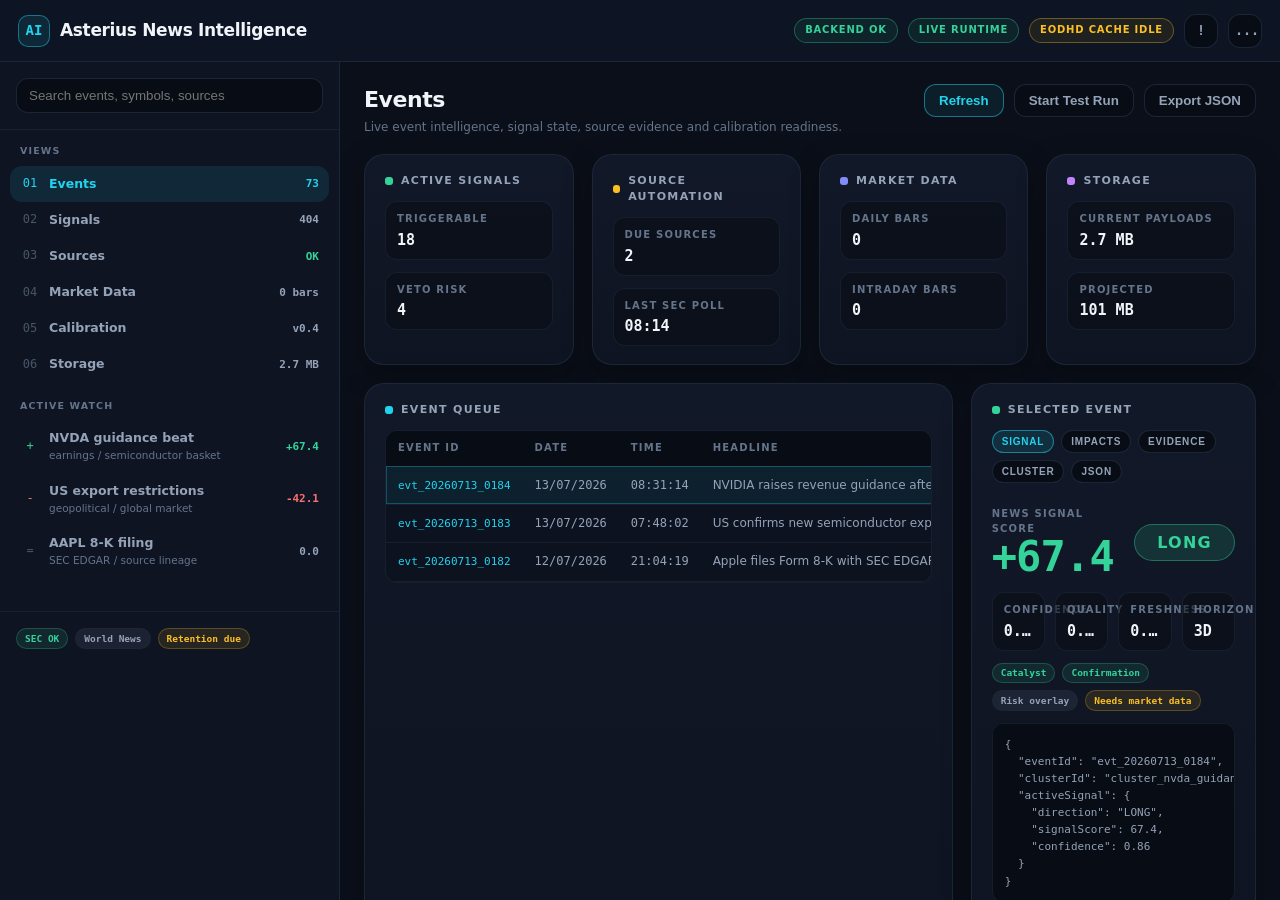
<file: docs/mockups/asterius_news_intelligence_shell.html>
<!doctype html>
<html lang="en">
<head>
  <meta charset="utf-8">
  <meta name="viewport" content="width=device-width, initial-scale=1">
  <title>Asterius News Intelligence UI Mock-up</title>
  <style>
    :root {
      --bg: #0b0f19;
      --panel-top: #111827;
      --panel-bot: #0f1422;
      --deep: #080c14;
      --border: rgba(30, 41, 59, 0.9);
      --border-soft: rgba(30, 41, 59, 0.6);
      --text: #f1f5f9;
      --muted: #94a3b8;
      --dim: #64748b;
      --faint: #475569;
      --cyan: #22d3ee;
      --emerald: #34d399;
      --red: #f87171;
      --amber: #fbbf24;
      --indigo: #818cf8;
      --purple: #c084fc;
      --radius: 20px;
      --radius-sm: 12px;
      --mono: "Cascadia Mono", Consolas, "SF Mono", Menlo, monospace;
      --sans: "Segoe UI Variable Display", "Segoe UI", system-ui, -apple-system, sans-serif;
    }

    * { box-sizing: border-box; }
    body {
      margin: 0;
      background: var(--bg);
      color: var(--text);
      font: 14px/1.45 var(--sans);
      overflow: hidden;
    }

    ::-webkit-scrollbar { width: 10px; height: 10px; }
    ::-webkit-scrollbar-track { background: var(--deep); }
    ::-webkit-scrollbar-thumb { background: #1e293b; border-radius: 6px; }
    ::-webkit-scrollbar-thumb:hover { background: #334155; }

    header {
      position: sticky;
      top: 0;
      z-index: 10;
      height: 62px;
      background: rgba(15, 21, 36, 0.92);
      backdrop-filter: blur(8px);
      border-bottom: 1px solid var(--border);
      display: flex;
      align-items: center;
      justify-content: space-between;
      padding: 0 18px;
    }

    .brand {
      display: flex;
      align-items: center;
      gap: 10px;
      min-width: 310px;
    }

    .brand-mark {
      width: 32px;
      height: 32px;
      border-radius: 10px;
      border: 1px solid rgba(34, 211, 238, 0.45);
      background: rgba(34, 211, 238, 0.1);
      color: var(--cyan);
      display: grid;
      place-items: center;
      font-weight: 900;
      font-family: var(--mono);
    }

    h1 {
      margin: 0;
      font-size: 17px;
      font-weight: 700;
      letter-spacing: -0.02em;
    }

    .header-controls {
      display: flex;
      align-items: center;
      gap: 10px;
    }

    .pill {
      font-size: 10px;
      font-weight: 700;
      text-transform: uppercase;
      letter-spacing: 0.08em;
      padding: 4px 10px;
      border-radius: 999px;
      border: 1px solid var(--border);
      color: var(--muted);
      white-space: nowrap;
    }

    .pill.live {
      color: var(--emerald);
      border-color: rgba(52, 211, 153, 0.35);
      background: rgba(52, 211, 153, 0.08);
    }

    .pill.warn {
      color: var(--amber);
      border-color: rgba(251, 191, 36, 0.35);
      background: rgba(251, 191, 36, 0.08);
    }

    .icon-btn,
    .btn {
      background: var(--deep);
      border: 1px solid var(--border);
      color: var(--muted);
      border-radius: var(--radius-sm);
      font-weight: 600;
      transition: all 0.15s;
    }

    .icon-btn {
      width: 34px;
      height: 34px;
      display: grid;
      place-items: center;
      font-family: var(--mono);
    }

    .btn {
      padding: 8px 14px;
    }

    .icon-btn:hover,
    .btn:hover,
    .btn.active {
      border-color: rgba(34, 211, 238, 0.5);
      color: var(--cyan);
      background: rgba(34, 211, 238, 0.08);
    }

    .app-shell {
      display: flex;
      align-items: stretch;
      height: calc(100vh - 62px);
    }

    #nav-pane {
      width: 340px;
      flex-shrink: 0;
      background: var(--panel-bot);
      border-right: 1px solid var(--border);
      display: flex;
      flex-direction: column;
      overflow: hidden;
    }

    .nav-header,
    .nav-footer {
      padding: 16px;
      border-bottom: 1px solid var(--border-soft);
    }

    .nav-footer {
      border-top: 1px solid var(--border-soft);
      border-bottom: 0;
    }

    .search {
      width: 100%;
      background: var(--deep);
      border: 1px solid var(--border);
      border-radius: var(--radius-sm);
      color: var(--text);
      padding: 9px 12px;
      outline: none;
    }

    .search:focus { border-color: rgba(34, 211, 238, 0.5); }

    .nav-scroll {
      overflow-y: auto;
      padding: 14px 10px 18px;
    }

    .nav-group {
      margin: 0 0 16px;
    }

    .nav-label,
    .card-title,
    th,
    .kv-label {
      font-size: 10px;
      font-weight: 800;
      letter-spacing: 0.12em;
      text-transform: uppercase;
      color: var(--dim);
    }

    .nav-label {
      padding: 0 10px 8px;
      font-size: 9.5px;
    }

    .tool-row,
    .tick-row {
      display: flex;
      align-items: center;
      justify-content: space-between;
      gap: 10px;
      border-radius: var(--radius-sm);
      cursor: pointer;
      transition: background 0.12s;
      padding: 9px 10px;
      color: var(--muted);
    }

    .tool-row:hover,
    .tick-row:hover { background: rgba(148, 163, 184, 0.07); }

    .tool-row.active {
      background: rgba(34, 211, 238, 0.1);
      color: var(--cyan);
    }

    .row-left {
      min-width: 0;
      display: flex;
      align-items: center;
      gap: 9px;
    }

    .row-icon {
      width: 20px;
      color: var(--faint);
      text-align: center;
      font-family: var(--mono);
      font-size: 12px;
    }

    .tool-row.active .row-icon { color: var(--cyan); }

    .row-main {
      min-width: 0;
      display: flex;
      flex-direction: column;
      gap: 1px;
    }

    .row-title {
      font-size: 12.5px;
      font-weight: 700;
      overflow: hidden;
      text-overflow: ellipsis;
      white-space: nowrap;
    }

    .row-sub {
      color: var(--dim);
      font-size: 10.5px;
      overflow: hidden;
      text-overflow: ellipsis;
      white-space: nowrap;
    }

    .row-metric {
      font: 700 11px var(--mono);
      font-variant-numeric: tabular-nums;
      white-space: nowrap;
    }

    .up { color: var(--emerald); }
    .down { color: var(--red); }
    .neutral { color: var(--muted); }

    main#content-pane {
      flex: 1;
      min-width: 0;
      overflow-y: auto;
      max-width: 1480px;
      margin: 0 auto;
      padding: 22px 24px 60px;
    }

    .page-title {
      display: flex;
      align-items: flex-start;
      justify-content: space-between;
      gap: 18px;
      margin-bottom: 18px;
    }

    .page-title h2 {
      margin: 0;
      font-size: 22px;
      font-weight: 800;
      letter-spacing: -0.02em;
    }

    .page-title p {
      margin: 3px 0 0;
      color: var(--dim);
      font-size: 12px;
    }

    .grid {
      display: grid;
      grid-template-columns: repeat(12, minmax(0, 1fr));
      gap: 18px;
    }

    .card {
      background: linear-gradient(180deg, var(--panel-top), var(--panel-bot));
      border: 1px solid var(--border);
      border-radius: var(--radius);
      padding: 18px 20px;
      box-shadow: 0 10px 30px rgba(0, 0, 0, 0.25);
      display: flex;
      flex-direction: column;
      gap: 12px;
      min-width: 0;
    }

    .col-3 { grid-column: span 3; }
    .col-4 { grid-column: span 4; }
    .col-5 { grid-column: span 5; }
    .col-7 { grid-column: span 7; }
    .col-8 { grid-column: span 8; }
    .col-12 { grid-column: span 12; }

    .card-title {
      display: flex;
      align-items: center;
      gap: 8px;
      font-size: 11px;
      font-weight: 700;
      color: var(--muted);
    }

    .dot {
      width: 8px;
      height: 8px;
      border-radius: 3px;
      background: var(--cyan);
    }

    .dot.emerald { background: var(--emerald); }
    .dot.amber { background: var(--amber); }
    .dot.indigo { background: var(--indigo); }
    .dot.purple { background: var(--purple); }

    .metric-row {
      display: grid;
      grid-template-columns: repeat(4, minmax(0, 1fr));
      gap: 10px;
    }

    .kv {
      background: rgba(8, 12, 20, 0.52);
      border: 1px solid var(--border-soft);
      border-radius: var(--radius-sm);
      padding: 10px 11px;
      min-width: 0;
    }

    .kv-value {
      margin-top: 4px;
      color: var(--text);
      font: 700 15px var(--mono);
      font-variant-numeric: tabular-nums;
      overflow: hidden;
      text-overflow: ellipsis;
      white-space: nowrap;
    }

    .table-wrap {
      overflow: auto;
      border-radius: var(--radius-sm);
      border: 1px solid var(--border-soft);
      background: rgba(8, 12, 20, 0.36);
      max-height: 430px;
    }

    table {
      width: 100%;
      border-collapse: collapse;
      min-width: 940px;
    }

    thead {
      position: sticky;
      top: 0;
      background: var(--deep);
      z-index: 1;
    }

    th,
    td {
      text-align: left;
      padding: 10px 12px;
      border-bottom: 1px solid var(--border-soft);
      white-space: nowrap;
    }

    td {
      color: var(--muted);
      font-size: 12px;
    }

    td.mono {
      font-family: var(--mono);
      font-variant-numeric: tabular-nums;
    }

    .event-id {
      color: var(--cyan);
      text-decoration: none;
      font-family: var(--mono);
      font-size: 11px;
    }

    tr.active-row {
      background: rgba(34, 211, 238, 0.07);
      outline: 1px solid rgba(34, 211, 238, 0.28);
      outline-offset: -1px;
    }

    .ii-tabs {
      display: flex;
      flex-wrap: wrap;
      gap: 7px;
    }

    .ii-tab {
      font-size: 10px;
      font-weight: 700;
      letter-spacing: 0.08em;
      text-transform: uppercase;
      border: 1px solid var(--border);
      background: var(--deep);
      color: var(--muted);
      border-radius: 999px;
      padding: 5px 9px;
    }

    .ii-tab.active {
      color: var(--cyan);
      border-color: rgba(34, 211, 238, 0.5);
      background: rgba(34, 211, 238, 0.12);
    }

    .signal-score {
      display: flex;
      align-items: center;
      justify-content: space-between;
      gap: 14px;
      padding: 12px 0 2px;
    }

    .big-score {
      font: 900 42px var(--mono);
      letter-spacing: -0.02em;
      color: var(--emerald);
      line-height: 1;
    }

    .action-pill {
      font-size: 16px;
      font-weight: 900;
      letter-spacing: 0.08em;
      padding: 6px 22px;
      border-radius: 999px;
      background: rgba(52, 211, 153, 0.15);
      color: var(--emerald);
      border: 1px solid rgba(52, 211, 153, 0.4);
    }

    .chip-strip {
      display: flex;
      flex-wrap: wrap;
      gap: 7px;
    }

    .chip {
      font-size: 9.5px;
      font-weight: 700;
      font-family: var(--mono);
      padding: 2.5px 8px;
      border-radius: 999px;
      background: rgba(148, 163, 184, 0.1);
      color: var(--muted);
      border: 1px solid var(--border-soft);
    }

    .chip.up {
      background: rgba(52, 211, 153, 0.1);
      color: var(--emerald);
      border-color: rgba(52, 211, 153, 0.25);
    }

    .chip.warn {
      background: rgba(251, 191, 36, 0.1);
      color: var(--amber);
      border-color: rgba(251, 191, 36, 0.25);
    }

    .json-preview {
      margin: 0;
      background: var(--deep);
      border: 1px solid var(--border-soft);
      border-radius: var(--radius-sm);
      padding: 12px;
      color: var(--muted);
      overflow: auto;
      font: 11px/1.55 var(--mono);
      max-height: 260px;
    }

    .mini-list {
      display: grid;
      gap: 9px;
    }

    .mini-item {
      display: grid;
      grid-template-columns: 110px 1fr auto;
      align-items: center;
      gap: 10px;
      padding: 9px 0;
      border-bottom: 1px solid var(--border-soft);
      color: var(--muted);
      font-size: 12px;
    }

    .mini-item:last-child { border-bottom: 0; }

    @media (max-width: 1100px) {
      body { overflow: auto; }
      .app-shell { height: auto; min-height: calc(100vh - 62px); }
      #nav-pane { width: 280px; }
      main#content-pane { padding: 18px; }
      .grid { grid-template-columns: 1fr; }
      .col-3, .col-4, .col-5, .col-7, .col-8, .col-12 { grid-column: span 1; }
      .metric-row { grid-template-columns: repeat(2, minmax(0, 1fr)); }
    }
  </style>
</head>
<body>
  <header>
    <div class="brand">
      <div class="brand-mark">AI</div>
      <div>
        <h1>Asterius News Intelligence</h1>
      </div>
    </div>
    <div class="header-controls">
      <span class="pill live">Backend OK</span>
      <span class="pill live">Live Runtime</span>
      <span class="pill warn">EODHD cache idle</span>
      <button class="icon-btn" type="button" aria-label="Alerts">!</button>
      <button class="icon-btn" type="button" aria-label="Options">...</button>
    </div>
  </header>

  <div class="app-shell">
    <aside id="nav-pane">
      <div class="nav-header">
        <input class="search" value="" placeholder="Search events, symbols, sources">
      </div>
      <div class="nav-scroll">
        <section class="nav-group">
          <div class="nav-label">Views</div>
          <div class="tool-row active">
            <div class="row-left"><span class="row-icon">01</span><span class="row-title">Events</span></div>
            <span class="row-metric">73</span>
          </div>
          <div class="tool-row">
            <div class="row-left"><span class="row-icon">02</span><span class="row-title">Signals</span></div>
            <span class="row-metric">404</span>
          </div>
          <div class="tool-row">
            <div class="row-left"><span class="row-icon">03</span><span class="row-title">Sources</span></div>
            <span class="row-metric up">OK</span>
          </div>
          <div class="tool-row">
            <div class="row-left"><span class="row-icon">04</span><span class="row-title">Market Data</span></div>
            <span class="row-metric neutral">0 bars</span>
          </div>
          <div class="tool-row">
            <div class="row-left"><span class="row-icon">05</span><span class="row-title">Calibration</span></div>
            <span class="row-metric">v0.4</span>
          </div>
          <div class="tool-row">
            <div class="row-left"><span class="row-icon">06</span><span class="row-title">Storage</span></div>
            <span class="row-metric">2.7 MB</span>
          </div>
        </section>

        <section class="nav-group">
          <div class="nav-label">Active Watch</div>
          <div class="tick-row">
            <div class="row-left">
              <span class="row-icon up">+</span>
              <span class="row-main">
                <span class="row-title">NVDA guidance beat</span>
                <span class="row-sub">earnings / semiconductor basket</span>
              </span>
            </div>
            <span class="row-metric up">+67.4</span>
          </div>
          <div class="tick-row">
            <div class="row-left">
              <span class="row-icon down">-</span>
              <span class="row-main">
                <span class="row-title">US export restrictions</span>
                <span class="row-sub">geopolitical / global market</span>
              </span>
            </div>
            <span class="row-metric down">-42.1</span>
          </div>
          <div class="tick-row">
            <div class="row-left">
              <span class="row-icon">=</span>
              <span class="row-main">
                <span class="row-title">AAPL 8-K filing</span>
                <span class="row-sub">SEC EDGAR / source lineage</span>
              </span>
            </div>
            <span class="row-metric">0.0</span>
          </div>
        </section>
      </div>
      <div class="nav-footer">
        <div class="chip-strip">
          <span class="chip up">SEC OK</span>
          <span class="chip">World News</span>
          <span class="chip warn">Retention due</span>
        </div>
      </div>
    </aside>

    <main id="content-pane">
      <div class="page-title">
        <div>
          <h2>Events</h2>
          <p>Live event intelligence, signal state, source evidence and calibration readiness.</p>
        </div>
        <div class="header-controls">
          <button class="btn active" type="button">Refresh</button>
          <button class="btn" type="button">Start Test Run</button>
          <button class="btn" type="button">Export JSON</button>
        </div>
      </div>

      <section class="grid">
        <div class="card col-3">
          <div class="card-title"><span class="dot emerald"></span>Active Signals</div>
          <div class="kv"><div class="kv-label">Triggerable</div><div class="kv-value up">18</div></div>
          <div class="kv"><div class="kv-label">Veto Risk</div><div class="kv-value down">4</div></div>
        </div>
        <div class="card col-3">
          <div class="card-title"><span class="dot amber"></span>Source Automation</div>
          <div class="kv"><div class="kv-label">Due Sources</div><div class="kv-value">2</div></div>
          <div class="kv"><div class="kv-label">Last SEC Poll</div><div class="kv-value">08:14</div></div>
        </div>
        <div class="card col-3">
          <div class="card-title"><span class="dot indigo"></span>Market Data</div>
          <div class="kv"><div class="kv-label">Daily Bars</div><div class="kv-value">0</div></div>
          <div class="kv"><div class="kv-label">Intraday Bars</div><div class="kv-value">0</div></div>
        </div>
        <div class="card col-3">
          <div class="card-title"><span class="dot purple"></span>Storage</div>
          <div class="kv"><div class="kv-label">Current Payloads</div><div class="kv-value">2.7 MB</div></div>
          <div class="kv"><div class="kv-label">Projected</div><div class="kv-value">101 MB</div></div>
        </div>

        <div class="card col-8">
          <div class="card-title"><span class="dot"></span>Event Queue</div>
          <div class="table-wrap">
            <table>
              <thead>
                <tr>
                  <th>Event ID</th>
                  <th>Date</th>
                  <th>Time</th>
                  <th>Headline</th>
                  <th>Type</th>
                  <th>Symbol</th>
                  <th>Sentiment</th>
                  <th>Impact</th>
                  <th>Confidence</th>
                  <th>Quality</th>
                </tr>
              </thead>
              <tbody>
                <tr class="active-row">
                  <td><a class="event-id" href="#">evt_20260713_0184</a></td>
                  <td class="mono">13/07/2026</td>
                  <td class="mono">08:31:14</td>
                  <td>NVIDIA raises revenue guidance after stronger AI accelerator demand</td>
                  <td>earnings</td>
                  <td class="mono">NVDA</td>
                  <td class="up">Bullish</td>
                  <td class="mono up">0.81</td>
                  <td class="mono">0.86</td>
                  <td class="mono">0.91</td>
                </tr>
                <tr>
                  <td><a class="event-id" href="#">evt_20260713_0183</a></td>
                  <td class="mono">13/07/2026</td>
                  <td class="mono">07:48:02</td>
                  <td>US confirms new semiconductor export-control consultation</td>
                  <td>geopolitical</td>
                  <td class="mono">N/A</td>
                  <td class="down">Bearish</td>
                  <td class="mono down">-0.46</td>
                  <td class="mono">0.72</td>
                  <td class="mono">0.88</td>
                </tr>
                <tr>
                  <td><a class="event-id" href="#">evt_20260713_0182</a></td>
                  <td class="mono">12/07/2026</td>
                  <td class="mono">21:04:19</td>
                  <td>Apple files Form 8-K with SEC EDGAR</td>
                  <td>regulatory</td>
                  <td class="mono">AAPL</td>
                  <td class="neutral">Neutral</td>
                  <td class="mono">0.00</td>
                  <td class="mono">0.51</td>
                  <td class="mono">0.82</td>
                </tr>
              </tbody>
            </table>
          </div>
        </div>

        <aside class="card col-4">
          <div class="card-title"><span class="dot emerald"></span>Selected Event</div>
          <div class="ii-tabs">
            <button class="ii-tab active" type="button">Signal</button>
            <button class="ii-tab" type="button">Impacts</button>
            <button class="ii-tab" type="button">Evidence</button>
            <button class="ii-tab" type="button">Cluster</button>
            <button class="ii-tab" type="button">JSON</button>
          </div>
          <div class="signal-score">
            <div>
              <div class="kv-label">News Signal Score</div>
              <div class="big-score">+67.4</div>
            </div>
            <div class="action-pill">LONG</div>
          </div>
          <div class="metric-row">
            <div class="kv"><div class="kv-label">Confidence</div><div class="kv-value">0.86</div></div>
            <div class="kv"><div class="kv-label">Quality</div><div class="kv-value">0.91</div></div>
            <div class="kv"><div class="kv-label">Freshness</div><div class="kv-value">0.97</div></div>
            <div class="kv"><div class="kv-label">Horizon</div><div class="kv-value">3D</div></div>
          </div>
          <div class="chip-strip">
            <span class="chip up">Catalyst</span>
            <span class="chip up">Confirmation</span>
            <span class="chip">Risk overlay</span>
            <span class="chip warn">Needs market data</span>
          </div>
          <pre class="json-preview">{
  "eventId": "evt_20260713_0184",
  "clusterId": "cluster_nvda_guidance",
  "activeSignal": {
    "direction": "LONG",
    "signalScore": 67.4,
    "confidence": 0.86
  }
}</pre>
        </aside>

        <div class="card col-7">
          <div class="card-title"><span class="dot indigo"></span>Instrument Impacts</div>
          <div class="mini-list">
            <div class="mini-item"><span class="mono">NVDA</span><span>Direct company catalyst</span><span class="row-metric up">+67.4</span></div>
            <div class="mini-item"><span class="mono">SMH</span><span>ETF holding exposure, capped by weight</span><span class="row-metric up">+12.8</span></div>
            <div class="mini-item"><span class="mono">SEMG.L</span><span>Global semiconductor UCITS ETF derived exposure</span><span class="row-metric up">+9.6</span></div>
          </div>
        </div>

        <div class="card col-5">
          <div class="card-title"><span class="dot amber"></span>Calibration Readiness</div>
          <div class="metric-row">
            <div class="kv"><div class="kv-label">Anchor</div><div class="kv-value">08:31</div></div>
            <div class="kv"><div class="kv-label">Session</div><div class="kv-value">Regular</div></div>
            <div class="kv"><div class="kv-label">EODHD Calls</div><div class="kv-value">1</div></div>
            <div class="kv"><div class="kv-label">Outcome</div><div class="kv-value">Pending</div></div>
          </div>
          <div class="chip-strip">
            <span class="chip">5m</span>
            <span class="chip">30m</span>
            <span class="chip">1d</span>
            <span class="chip">5d</span>
            <span class="chip">20d</span>
          </div>
        </div>
      </section>
    </main>
  </div>
</body>
</html>
</file>
